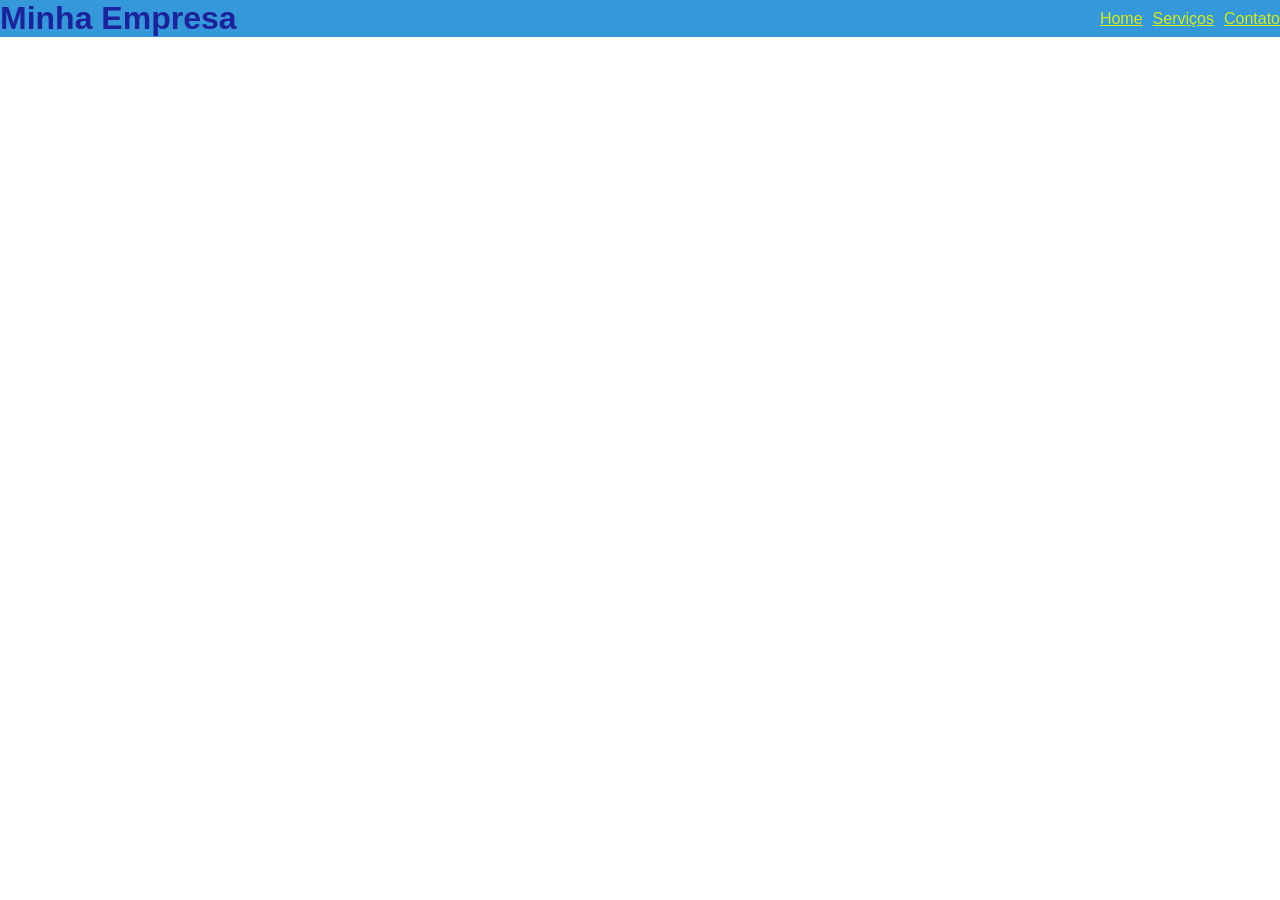
<file: html/index.html>
<!DOCTYPE html>
<html lang="en">
<head>
    <meta charset="UTF-8">
    <meta name="viewport" content="width=device-width, initial-scale=1.0">
    <title>pagina de ex do css</title>
 
    <link rel="stylesheet" href="style.css">
</head>
<body>
    <!--HEADER-->
    <header class="cabecalho">
        <h1>Minha Empresa</h1>
       
        <!--FLEXBOX-->
        <nav class="menu">
           <a href="#">Home</a>
           <a href="#">Serviços</a>
           <a href="#">Contato</a>
        </nav>
 
 
 
    </header>
 
 
 
 
</body>
</html>
</file>
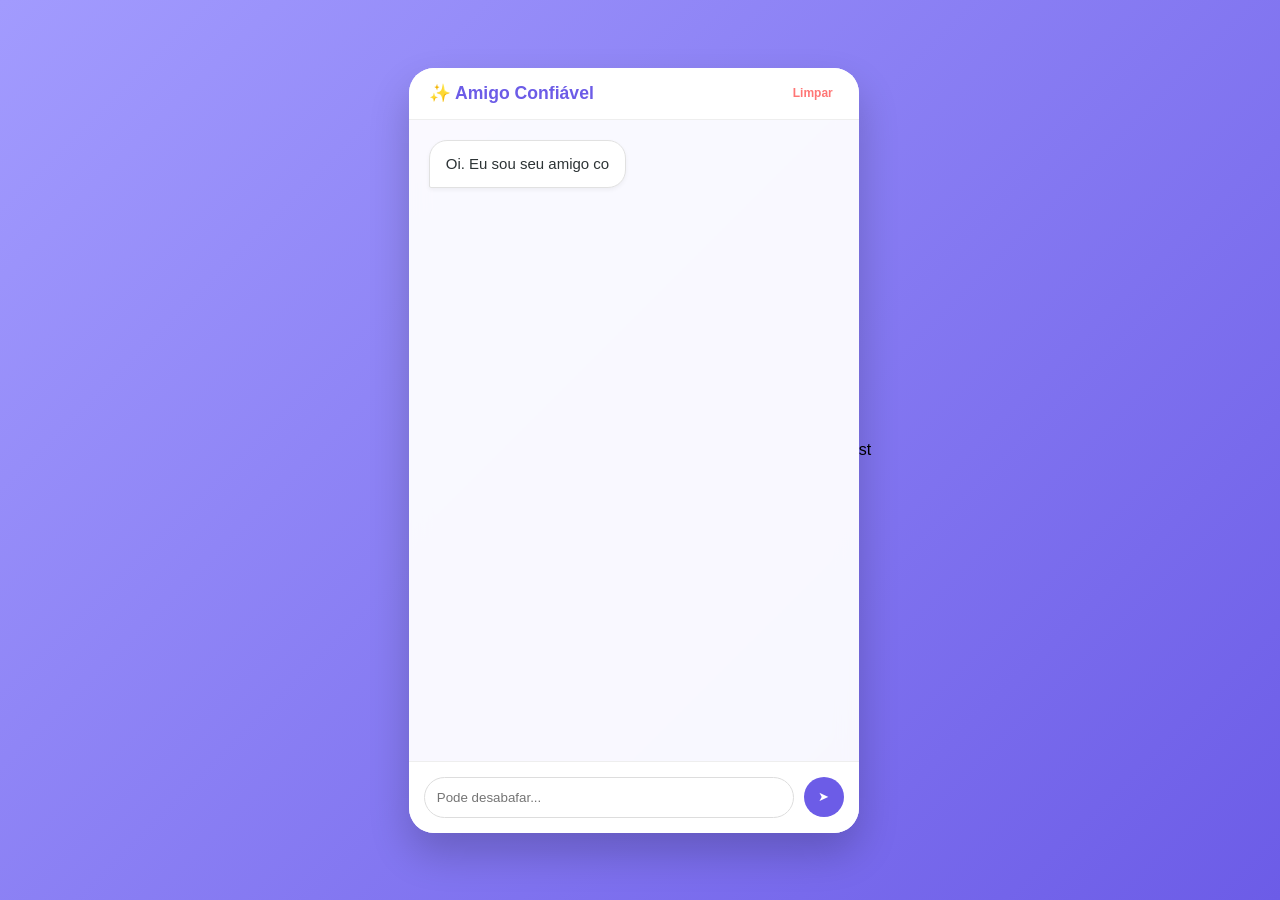
<file: html/chatbot.html>
<!DOCTYPE html>
<html lang="pt-BR">
<head>
    <meta charset="UTF-8">
    <meta name="viewport" content="width=device-width, initial-scale=1.0">
    <title>Conselheiro Amigo</title>
    <style>
        :root {
            --primary: #6c5ce7;
            --bg: #f0f2f5;
            --bot-bubble: #ffffff;
            --user-bubble: #6c5ce7;
            --text-dark: #2d3436;
        }
 
        body {
            font-family: 'Segoe UI', Roboto, sans-serif;
            background: linear-gradient(135deg, #a29bfe 0%, #6c5ce7 100%);
            display: flex; justify-content: center; align-items: center;
            height: 100vh; margin: 0;
        }
 
        #chat-container {
            width: 95%; max-width: 450px; height: 85vh;
            background: rgba(255, 255, 255, 0.95);
            backdrop-filter: blur(10px);
            border-radius: 25px; box-shadow: 0 20px 40px rgba(0,0,0,0.2);
            display: flex; flex-direction: column; overflow: hidden;
        }
 
        #chat-header {
            background: white; color: var(--primary); padding: 15px 20px;
            display: flex; justify-content: space-between; align-items: center;
            border-bottom: 1px solid #eee;
        }
 
        #chat-header h2 { margin: 0; font-size: 1.1rem; font-weight: 600; }
 
        #chat-output {
            flex: 1; overflow-y: auto; padding: 20px;
            display: flex; flex-direction: column; gap: 12px;
            scroll-behavior: smooth;
        }
 
        .msg {
            max-width: 85%; padding: 12px 16px; border-radius: 18px;
            font-size: 15px; line-height: 1.5; animation: fadeIn 0.4s ease;
            word-wrap: break-word;
        }
 
        @keyframes fadeIn { from { opacity: 0; transform: translateY(10px); } to { opacity: 1; transform: translateY(0); } }
 
        .user-msg { align-self: flex-end; background: var(--user-bubble); color: white; border-bottom-right-radius: 2px; }
        .bot-msg { align-self: flex-start; background: var(--bot-bubble); color: var(--text-dark); border-bottom-left-radius: 2px; border: 1px solid #e1e1e1; box-shadow: 0 2px 4px rgba(0,0,0,0.05); }
 
        #typing { display: none; font-size: 12px; color: #888; margin-left: 20px; margin-bottom: 10px; font-style: italic; }
 
        #input-area { display: flex; padding: 15px; background: white; border-top: 1px solid #eee; gap: 10px; }
        #user-input { flex: 1; padding: 12px; border: 1px solid #ddd; border-radius: 25px; outline: none; transition: 0.3s; }
        #user-input:focus { border-color: var(--primary); }
       
        .btn-clear { background: none; border: none; color: #ff7675; cursor: pointer; font-size: 12px; font-weight: bold; }
        #send-btn { background: var(--primary); border: none; color: white; width: 40px; height: 40px; border-radius: 50%; cursor: pointer; transition: 0.3s; }
        #send-btn:hover { transform: scale(1.1); }
    </style>
</head>
<body>
 
<div id="chat-container">
    <div id="chat-header">
        <h2>✨ Amigo Confiável</h2>
        <button class="btn-clear" onclick="limparChat()">Limpar</button>
    </div>
    <div id="chat-output"></div>
    <div id="typing">O amigo está escrevendo...</div>
    <div id="input-area">
        <input type="text" id="user-input" placeholder="Pode desabafar..." onkeypress="if(event.key==='Enter') processUserInput()">
        <button id="send-btn" onclick="processUserInput()">➤</button>
    </div>
</div>
 
<script>
    const chatOutput = document.getElementById("chat-output");
    const userInput = document.getElementById("user-input");
    const typing = document.getElementById("typing");
 
    // MEMÓRIA MELHORADA
    let contexto = {
        ultimoTopico: "",
        interacoes: 0
    };
 
    const banco = {
        luto: {
            inicio: [
                "Sinto muito pela sua perda. A dor do luto não tem pressa para passar, e está tudo bem respeitar esse tempo.",
                "Perder alguém ou algo querido dói lá no fundo. Estou aqui para te ouvir nesse momento difícil.",
                "Essa saudade parece um peso gigante, não é? Quer colocar um pouco desse sentimento para fora?"
            ],
            continuacao: [
                "É natural se sentir assim. O que você mais sente falta nesse momento?",
                "Você tem conseguido descansar um pouco? O luto cansa o corpo e a alma.",
                "Não se cobre força agora. Como você está lidando com as lembranças hoje?"
            ]
        },
        tristeza: {
            inicio: [
                "Sinto muito que você esteja se sentindo assim. Às vezes, o mundo parece perder a cor mesmo.",
                "Chorar e sentir o peso das coisas faz parte do processo de cura. Não segure se não quiser.",
                "Estou aqui com você. O que você acha que mais está sugando sua energia hoje?"
            ],
            continuacao: [
                "Eu entendo esse peso. Se você pudesse dar um nome para esse sentimento, qual seria?",
                "O que você acha que te traria um pouquinho de paz, nem que fosse por um minuto?",
                "Pode continuar... eu não estou aqui para te julgar, só para te acompanhar nessa dor."
            ]
        },
        ansiedade: {
            inicio: [
                "Respire bem devagar... eu estou aqui. Tente sentir seus pés no chão agora.",
                "A ansiedade parece uma tempestade de pensamentos, mas lembre-se: pensamentos não são fatos.",
                "Sei como é essa agonia no peito. Vamos tentar focar no agora, passo a passo?"
            ],
            continuacao: [
                "O que sua mente está tentando te dizer que está te assustando tanto?",
                "Tente focar em uma coisa que você está vendo agora. O que é?",
                "Você não precisa resolver o futuro hoje. Vamos focar apenas no próximo minuto?"
            ]
        },
        saudar: ["Oi! Estou aqui. Como está seu coração neste momento?", "Olá, vim te ouvir com todo carinho. O que aconteceu?", "Oi, pode falar. Sou todo ouvidos."]
    };
 
    function displayMessage(role, text) {
        const msgDiv = document.createElement("div");
        msgDiv.className = role === "user" ? "msg user-msg" : "msg bot-msg";
        chatOutput.appendChild(msgDiv);
       
        if(role === "bot") {
            let i = 0;
            function typeWriter() {
                if (i < text.length) {
                    msgDiv.innerHTML += text.charAt(i);
                    i++;
                    setTimeout(typeWriter, 20); // Velocidade natural
                    chatOutput.scrollTop = chatOutput.scrollHeight;
                }
            }
            typeWriter();
        } else {
            msgDiv.innerText = text;
        }
        chatOutput.scrollTop = chatOutput.scrollHeight;
    }
 
    function processUserInput() {
        const text = userInput.value.trim();
        if (!text) return;
 
        displayMessage("user", text);
        userInput.value = "";
        typing.style.display = "block";
 
        setTimeout(() => {
            typing.style.display = "none";
            const response = gerarResposta(text);
            displayMessage("bot", response);
        }, 1200);
    }
 
    function gerarResposta(input) {
        const text = input.toLowerCase();
        contexto.interacoes++;
 
        // 1. DETECÇÃO DE TÓPICO
        let topicoAtual = "";
        if (["luto", "perdi", "morreu", "falecimento", "saudade", "perda"].some(w => text.includes(w))) topicoAtual = "luto";
        else if (["triste", "mal", "ruim", "chorando", "angustia", "sozinho", "solitário"].some(w => text.includes(w))) topicoAtual = "tristeza";
        else if (["ansioso", "medo", "pânico", "nervoso", "preocupado", "angústia"].some(w => text.includes(w))) topicoAtual = "ansiedade";
 
        // 2. LÓGICA DE CONTINUIDADE (Acompanhamento)
        if (topicoAtual === "" && contexto.ultimoTopico !== "" && text.length < 40) {
            return rand(banco[contexto.ultimoTopico].continuacao);
        }
 
        // 3. ATUALIZAÇÃO DE TÓPICO E RESPOSTA INICIAL
        if (topicoAtual !== "") {
            contexto.ultimoTopico = topicoAtual;
            return rand(banco[topicoAtual].inicio);
        }
 
        // 4. SAUDAÇÕES E AJUDA
        if (["oi", "olá", "ola", "bom dia", "ajuda"].some(w => text.includes(w))) {
            return rand(banco.saudar);
        }
 
        if (["cvv", "188", "matar", "suicidio", "acabar com tudo"].some(w => text.includes(w))) {
            return "Por favor, ouça: sua vida é preciosa. O CVV atende gratuitamente no 188. Eles podem te abraçar com palavras agora mesmo. Não desista.";
        }
 
        return "Entendo... me fale mais sobre isso. Estou te ouvindo atentamente e quero entender como você se sente.";
    }
 
    function rand(arr) { return arr[Math.floor(Math.random() * arr.length)]; }
   
    function limparChat() {
        chatOutput.innerHTML = "";
        contexto.ultimoTopico = "";
        displayMessage("bot", "Conversa limpa. Estou aqui se precisar desabafar de novo.");
    }
 
    window.onload = () => {
        setTimeout(() => displayMessage("bot", "Oi. Eu sou seu amigo confiável. Pode me contar o que está pesando no seu coração?"), 500);
    };
</script>
</body>
</html>
 st
</file>
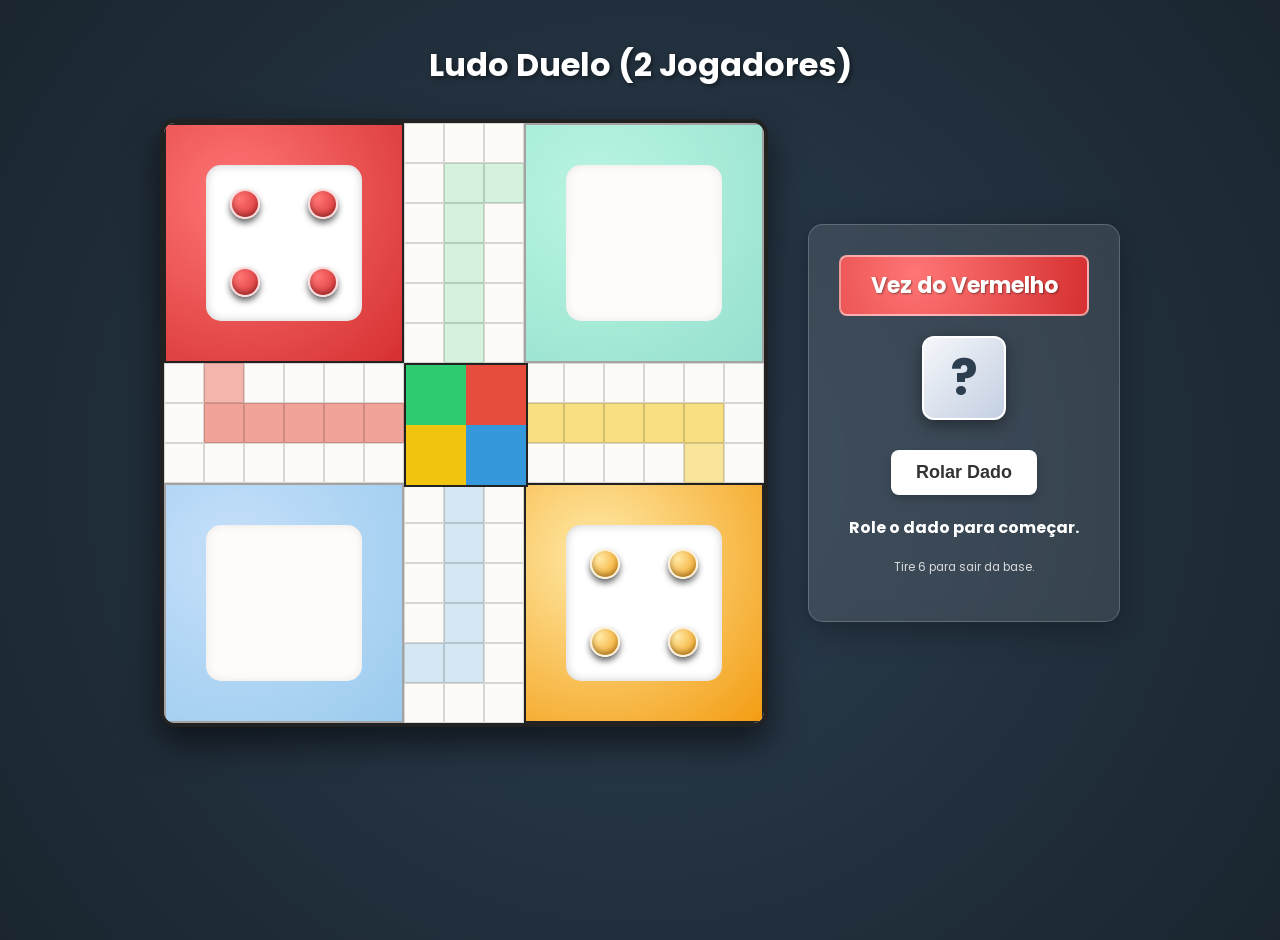
<file: html/ludo2.html>
<!DOCTYPE html>
<html lang="pt-BR">
<head>
    <meta charset="UTF-8">
    <title>Ludo - 2 Jogadores</title>
    <style>
        @import url('https://fonts.googleapis.com/css2?family=Poppins:wght@400;700&display=swap');

        body {
            background: radial-gradient(circle, #2c3e50, #1a252f);
            color: white;
            font-family: 'Poppins', sans-serif;
            display: flex;
            flex-direction: column;
            align-items: center;
            margin: 0;
            padding: 20px;
            min-height: 100vh;
        }

        h1 {
            text-shadow: 2px 2px 5px rgba(0,0,0,0.5);
            margin-bottom: 30px;
        }

        #game-container {
            display: flex;
            gap: 40px;
            align-items: center;
            justify-content: center;
            flex-wrap: wrap;
        }

        #board {
            position: relative;
            width: 600px;
            height: 600px;
            background-color: #fdfbf7;
            border: 4px solid #222;
            border-radius: 15px;
            box-shadow: 0 15px 35px rgba(0,0,0,0.6);
            overflow: hidden;
        }

        .cell {
            position: absolute;
            width: 40px;
            height: 40px;
            box-sizing: border-box;
            border: 1px solid rgba(0, 0, 0, 0.15);
        }

        .base {
            position: absolute;
            width: 240px;
            height: 240px;
            box-sizing: border-box;
            border: 2px solid #222;
            background-size: cover;
        }

        .base-inner {
            position: absolute;
            top: 40px; left: 40px; right: 40px; bottom: 40px;
            background-color: #fff;
            border-radius: 15px;
            display: grid;
            grid-template-columns: 1fr 1fr;
            grid-template-rows: 1fr 1fr;
            place-items: center;
            box-shadow: inset 0 0 10px rgba(0,0,0,0.2);
        }

        .piece {
            width: 26px;
            height: 26px;
            border-radius: 50%;
            border: 2px solid rgba(255, 255, 255, 0.8);
            box-shadow: 0 4px 6px rgba(0,0,0,0.6), inset 0 -3px 5px rgba(0,0,0,0.3);
            cursor: pointer;
            z-index: 10;
            transition: transform 0.2s cubic-bezier(0.175, 0.885, 0.32, 1.275), left 0.4s ease, top 0.4s ease;
        }

        .piece:hover { 
            transform: scale(1.3) translateY(-3px); 
        }

        /* Gradientes para as peças e bases */
        .red { background: radial-gradient(circle at 30% 30%, #ff7675, #d63031); }
        .green { background: radial-gradient(circle at 30% 30%, #55efc4, #00b894); }
        .yellow { background: radial-gradient(circle at 30% 30%, #ffeaa7, #f39c12); }
        .blue { background: radial-gradient(circle at 30% 30%, #74b9ff, #0984e3); }
        
        #panel {
            background: rgba(255, 255, 255, 0.1);
            backdrop-filter: blur(10px);
            padding: 30px;
            border-radius: 15px;
            text-align: center;
            min-width: 250px;
            box-shadow: 0 8px 32px rgba(0,0,0,0.3);
            border: 1px solid rgba(255, 255, 255, 0.2);
        }

        button {
            padding: 12px 25px;
            font-size: 18px;
            cursor: pointer;
            background-color: #fff;
            color: #333;
            border: none;
            border-radius: 8px;
            font-weight: bold;
            margin-top: 15px;
            transition: all 0.2s ease;
            box-shadow: 0 4px 6px rgba(0,0,0,0.2);
        }

        button:hover { 
            background-color: #f1c40f; 
            color: #fff;
            transform: translateY(-2px);
        }

        #dice-result {
            font-size: 50px;
            font-weight: bold;
            margin: 15px auto;
            background: linear-gradient(135deg, #f5f7fa, #c3cfe2);
            color: #2c3e50;
            border-radius: 12px;
            display: flex;
            align-items: center;
            justify-content: center;
            width: 80px;
            height: 80px;
            box-shadow: 0 5px 15px rgba(0,0,0,0.4);
            border: 2px solid #fff;
            transition: transform 0.1s;
        }

        .rolling {
            animation: shake 0.4s ease-in-out infinite;
        }

        @keyframes shake {
            0% { transform: rotate(0deg); }
            25% { transform: rotate(15deg); }
            50% { transform: rotate(0deg); }
            75% { transform: rotate(-15deg); }
            100% { transform: rotate(0deg); }
        }

        #turn-indicator {
            font-size: 22px;
            font-weight: bold;
            padding: 12px;
            border-radius: 8px;
            margin-bottom: 20px;
            color: white;
            text-shadow: 1px 1px 2px rgba(0,0,0,0.4);
            border: 2px solid rgba(255,255,255,0.5);
        }
    </style>
</head>
<body>

    <h1>Ludo Duelo (2 Jogadores)</h1>
    
    <div id="game-container">
        <div id="board"></div>
        
        <div id="panel">
            <div id="turn-indicator" class="red">Vez do Vermelho</div>
            <div id="dice-result">?</div>
            <button id="roll-btn" onclick="rollDice()">Rolar Dado</button>
            <p id="msg" style="font-weight: bold; margin-top: 20px;">Role o dado para começar.</p>
            <p style="opacity: 0.8; font-size: 14px;"><small>Tire 6 para sair da base.</small></p>
        </div>
    </div>

    <script>
        const board = document.getElementById('board');
        const cellSize = 40;
        
        // APENAS 2 JOGADORES AGORA
        const players = ['red', 'yellow'];
        const startPositions = { red: 0, yellow: 26 };
        let scores = { red: 0, yellow: 0 };
        
        const track = [
            [1,6],[2,6],[3,6],[4,6],[5,6], [6,5],[6,4],[6,3],[6,2],[6,1],[6,0],
            [7,0],[8,0], [8,1],[8,2],[8,3],[8,4],[8,5], [9,6],[10,6],[11,6],[12,6],[13,6],[14,6],
            [14,7],[14,8], [13,8],[12,8],[11,8],[10,8],[9,8], [8,9],[8,10],[8,11],[8,12],[8,13],[8,14],
            [7,14],[6,14], [6,13],[6,12],[6,11],[6,10],[6,9], [5,8],[4,8],[3,8],[2,8],[1,8],[0,8],
            [0,7],[0,6]
        ];

        const homeTracks = {
            red: [[1,7],[2,7],[3,7],[4,7],[5,7]],
            green: [[7,1],[7,2],[7,3],[7,4],[7,5]],
            yellow: [[13,7],[12,7],[11,7],[10,7],[9,7]],
            blue: [[7,13],[7,12],[7,11],[7,10],[7,9]]
        };

        let pieces = [];
        let currentPlayerIndex = 0;
        let currentDice = 0;
        let hasRolled = false;

        function initBoard() {
            // Desenha as 4 bases visuais para manter o formato do tabuleiro, mas só usaremos 2
            const bases = [
                { color: 'red', top: 0, left: 0 },
                { color: 'green', top: 0, left: 360 },
                { color: 'yellow', top: 360, left: 360 },
                { color: 'blue', top: 360, left: 0 }
            ];

            bases.forEach(b => {
                let div = document.createElement('div');
                div.className = `base ${b.color}`;
                div.style.top = `${b.top}px`;
                div.style.left = `${b.left}px`;
                div.style.opacity = players.includes(b.color) ? '1' : '0.4'; // Deixa bases não usadas mais apagadas
                
                let inner = document.createElement('div');
                inner.className = 'base-inner';
                inner.id = `base-${b.color}`;
                div.appendChild(inner);
                board.appendChild(div);
            });

            track.forEach((pos, i) => {
                let cell = document.createElement('div');
                cell.className = 'cell';
                cell.style.left = `${pos[0] * cellSize}px`;
                cell.style.top = `${pos[1] * cellSize}px`;
                if(i === 0) cell.style.background = 'rgba(231, 76, 60, 0.4)';
                if(i === 13) cell.style.background = 'rgba(46, 204, 113, 0.2)';
                if(i === 26) cell.style.background = 'rgba(241, 196, 15, 0.4)';
                if(i === 39) cell.style.background = 'rgba(52, 152, 219, 0.2)';
                board.appendChild(cell);
            });

            Object.keys(homeTracks).forEach(color => {
                homeTracks[color].forEach(pos => {
                    let cell = document.createElement('div');
                    cell.className = 'cell';
                    cell.style.left = `${pos[0] * cellSize}px`;
                    cell.style.top = `${pos[1] * cellSize}px`;
                    cell.style.background = `var(--${color})`;
                    if(color === 'red') cell.style.backgroundColor = 'rgba(231, 76, 60, 0.5)';
                    if(color === 'green') cell.style.backgroundColor = 'rgba(46, 204, 113, 0.2)';
                    if(color === 'yellow') cell.style.backgroundColor = 'rgba(241, 196, 15, 0.5)';
                    if(color === 'blue') cell.style.backgroundColor = 'rgba(52, 152, 219, 0.2)';
                    board.appendChild(cell);
                });
            });

            // Centro do Tabuleiro
            let center = document.createElement('div');
            center.style.position = 'absolute';
            center.style.left = '240px'; center.style.top = '240px';
            center.style.width = '120px'; center.style.height = '120px';
            center.style.background = 'conic-gradient(#e74c3c 90deg, #3498db 90deg 180deg, #f1c40f 180deg 270deg, #2ecc71 270deg 360deg)';
            center.style.border = '2px solid #222';
            board.appendChild(center);

            createPieces();
        }

        function createPieces() {
            let id = 0;
            players.forEach(color => {
                for(let i=0; i<4; i++) {
                    let p = {
                        id: id++,
                        color: color,
                        state: 'base',
                        position: -1,
                        element: document.createElement('div')
                    };
                    p.element.className = `piece ${color}`;
                    p.element.onclick = () => movePiece(p);
                    pieces.push(p);
                    document.getElementById(`base-${color}`).appendChild(p.element);
                }
            });
        }

        function rollDice() {
            if (hasRolled) return;
            
            const diceEl = document.getElementById('dice-result');
            diceEl.classList.add('rolling');
            
            // Simula o tempo do dado rolando
            setTimeout(() => {
                currentDice = Math.floor(Math.random() * 6) + 1;
                diceEl.innerText = currentDice;
                diceEl.classList.remove('rolling');
                hasRolled = true;
                
                checkAvailableMoves();
            }, 400);
        }

        function checkAvailableMoves() {
            let color = players[currentPlayerIndex];
            let myPieces = pieces.filter(p => p.color === color && p.state !== 'finished');
            
            let canMove = false;
            myPieces.forEach(p => {
                if (p.state === 'base' && currentDice === 6) canMove = true;
                if (p.state === 'track') {
                    let steps = getStepsTaken(p);
                    if (steps + currentDice <= 56) canMove = true; 
                }
                if (p.state === 'home') {
                    if (p.position + currentDice <= 5) canMove = true;
                }
            });

            if (!canMove) {
                document.getElementById('msg').innerText = "Nenhum movimento possível. Passando a vez...";
                setTimeout(nextTurn, 1500);
            } else {
                document.getElementById('msg').innerText = "Selecione uma peça para mover.";
            }
        }

        function movePiece(p) {
            if (!hasRolled || p.color !== players[currentPlayerIndex] || p.state === 'finished') return;

            let stepsTaken = getStepsTaken(p);
            let targetHomePos = -1;

            if (p.state === 'base') {
                if (currentDice !== 6) return;
                p.state = 'track';
                p.position = startPositions[p.color];
                finishMove(p, true);
                return;
            }

            // CORREÇÃO: Lógica exata para entrar na reta final
            if (p.state === 'track') {
                if (stepsTaken + currentDice > 50) {
                    targetHomePos = (stepsTaken + currentDice) - 51;
                } else {
                    p.position = (p.position + currentDice) % 52;
                    checkCapture(p);
                    finishMove(p, currentDice === 6);
                    return;
                }
            } else if (p.state === 'home') {
                targetHomePos = p.position + currentDice;
            }

            // Verifica se a peça chegou ao centro
            if (targetHomePos === 5) {
                p.state = 'finished';
                p.element.style.display = 'none';
                scores[p.color]++;
                
                if (scores[p.color] === 4) {
                    alert(`O jogador ${p.color.toUpperCase()} VENCEU!`);
                    location.reload(); // Reinicia o jogo
                } else {
                    document.getElementById('msg').innerText = "Peça salva! Jogue novamente.";
                    hasRolled = false; // Ganha turno extra por salvar peça
                }
            } else if (targetHomePos >= 0 && targetHomePos < 5) {
                p.state = 'home';
                p.position = targetHomePos;
                finishMove(p, currentDice === 6);
            } else {
                // Movimento inválido (precisa tirar o número exato para chegar ao centro)
                return;
            }
        }

        function getStepsTaken(p) {
            let start = startPositions[p.color];
            if (p.position >= start) return p.position - start;
            return (52 - start) + p.position;
        }

        function checkCapture(movingPiece) {
            let target = pieces.find(p => p !== movingPiece && p.state === 'track' && p.position === movingPiece.position && p.color !== movingPiece.color);
            if (target) {
                target.state = 'base';
                target.position = -1;
                document.getElementById(`base-${target.color}`).appendChild(target.element);
                target.element.style.position = 'static';
                document.getElementById('msg').innerText = `Capturou! Jogue de novo.`;
                currentDice = 6; // Força um turno extra via finishMove logic
            }
        }

        function updatePieceDOM(p) {
            if (p.state === 'finished') return;
            
            board.appendChild(p.element);
            p.element.style.position = 'absolute';
            
            let coords;
            if (p.state === 'track') {
                coords = track[p.position];
            } else if (p.state === 'home') {
                coords = homeTracks[p.color][p.position];
            }

            if(coords) {
                p.element.style.left = `${coords[0] * cellSize + 7}px`; 
                p.element.style.top = `${coords[1] * cellSize + 7}px`;
            }
        }

        function finishMove(p, extraTurn) {
            updatePieceDOM(p);
            if (extraTurn) {
                hasRolled = false;
                document.getElementById('msg').innerText = "Jogue novamente!";
            } else {
                nextTurn();
            }
        }

        function nextTurn() {
            currentPlayerIndex = (currentPlayerIndex + 1) % players.length;
            hasRolled = false;
            document.getElementById('dice-result').innerText = "?";
            let color = players[currentPlayerIndex];
            
            let turnInd = document.getElementById('turn-indicator');
            turnInd.className = color;
            
            let nomes = { red: 'Vermelho', yellow: 'Amarelo' };
            turnInd.innerText = `Vez do ${nomes[color]}`;
            document.getElementById('msg').innerText = "Role o dado.";
        }

        initBoard();
    </script>
</body>
</html>
</file>
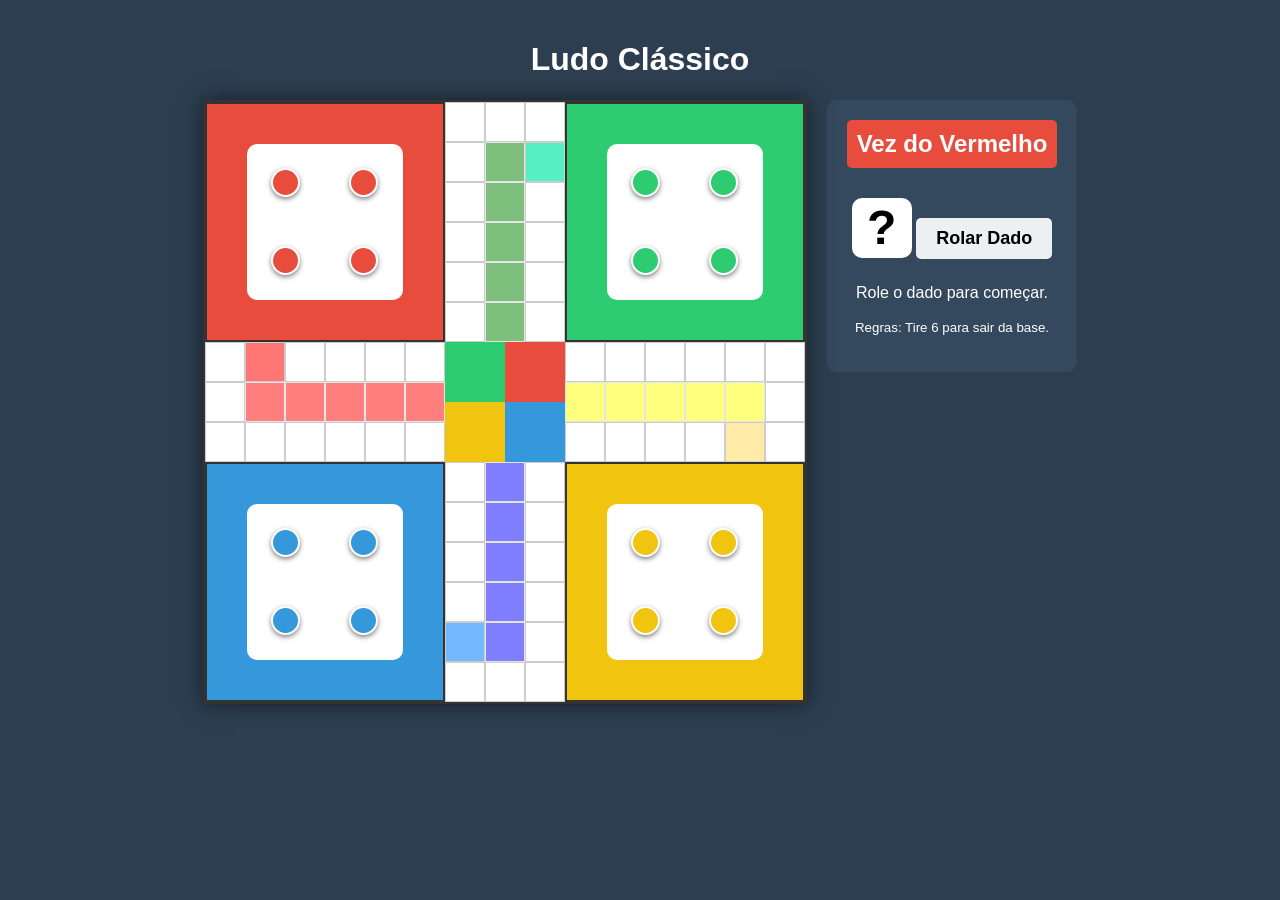
<file: html/ludo_king.html>
<!DOCTYPE html>
<html lang="pt-BR">
<head>
    <meta charset="UTF-8">
    <title>Ludo Local Multiplayer</title>
    <style>
        body {
            background-color: #2c3e50;
            color: white;
            font-family: Arial, sans-serif;
            display: flex;
            flex-direction: column;
            align-items: center;
            margin: 0;
            padding: 20px;
        }
        #game-container {
            display: flex;
            gap: 20px;
            align-items: flex-start;
        }
        #board {
            position: relative;
            width: 600px;
            height: 600px;
            background-color: white;
            border: 2px solid #333;
            box-shadow: 0 0 20px rgba(0,0,0,0.5);
        }
        .cell {
            position: absolute;
            width: 40px;
            height: 40px;
            box-sizing: border-box;
            border: 1px solid #ccc;
        }
        .base {
            position: absolute;
            width: 240px;
            height: 240px;
            box-sizing: border-box;
            border: 2px solid #333;
        }
        .base-inner {
            position: absolute;
            top: 40px; left: 40px; right: 40px; bottom: 40px;
            background-color: white;
            border-radius: 10px;
            display: grid;
            grid-template-columns: 1fr 1fr;
            grid-template-rows: 1fr 1fr;
            place-items: center;
        }
        .piece {
            width: 25px;
            height: 25px;
            border-radius: 50%;
            border: 2px solid white;
            box-shadow: 0 2px 5px rgba(0,0,0,0.5);
            cursor: pointer;
            z-index: 10;
            transition: all 0.3s ease;
        }
        .piece:hover { transform: scale(1.2); }
        .red { background-color: #e74c3c; }
        .green { background-color: #2ecc71; }
        .yellow { background-color: #f1c40f; }
        .blue { background-color: #3498db; }
        
        #panel {
            background-color: #34495e;
            padding: 20px;
            border-radius: 10px;
            text-align: center;
            min-width: 200px;
        }
        button {
            padding: 10px 20px;
            font-size: 18px;
            cursor: pointer;
            background-color: #ecf0f1;
            border: none;
            border-radius: 5px;
            font-weight: bold;
            margin-top: 10px;
        }
        button:hover { background-color: #bdc3c7; }
        #dice-result {
            font-size: 48px;
            font-weight: bold;
            margin: 10px 0;
            background: white;
            color: black;
            border-radius: 10px;
            display: inline-block;
            width: 60px;
            height: 60px;
            line-height: 60px;
        }
        #turn-indicator {
            font-size: 24px;
            font-weight: bold;
            padding: 10px;
            border-radius: 5px;
            margin-bottom: 20px;
        }
    </style>
</head>
<body>

    <h1>Ludo Clássico</h1>
    
    <div id="game-container">
        <div id="board">
            </div>
        
        <div id="panel">
            <div id="turn-indicator" class="red">Vez do Vermelho</div>
            <div id="dice-result">?</div>
            <button id="roll-btn" onclick="rollDice()">Rolar Dado</button>
            <p id="msg">Role o dado para começar.</p>
            <p><small>Regras: Tire 6 para sair da base.</small></p>
        </div>
    </div>

    <script>
        const board = document.getElementById('board');
        const cellSize = 40;
        
        // Cores dos jogadores e suas posições iniciais no tabuleiro (Track)
        const players = ['red', 'green', 'yellow', 'blue'];
        const startPositions = { red: 0, green: 13, yellow: 26, blue: 39 };
        
        // Mapeamento do caminho principal do Ludo (52 casas) em coordenadas X,Y (Grid 15x15)
        const track = [
            // Caminho Vermelho saindo
            [1,6],[2,6],[3,6],[4,6],[5,6], [6,5],[6,4],[6,3],[6,2],[6,1],[6,0],
            [7,0],[8,0], [8,1],[8,2],[8,3],[8,4],[8,5], [9,6],[10,6],[11,6],[12,6],[13,6],[14,6],
            [14,7],[14,8], [13,8],[12,8],[11,8],[10,8],[9,8], [8,9],[8,10],[8,11],[8,12],[8,13],[8,14],
            [7,14],[6,14], [6,13],[6,12],[6,11],[6,10],[6,9], [5,8],[4,8],[3,8],[2,8],[1,8],[0,8],
            [0,7],[0,6]
        ];

        // Caminhos finais (Home) de cada cor (5 casas cada)
        const homeTracks = {
            red: [[1,7],[2,7],[3,7],[4,7],[5,7]],
            green: [[7,1],[7,2],[7,3],[7,4],[7,5]],
            yellow: [[13,7],[12,7],[11,7],[10,7],[9,7]],
            blue: [[7,13],[7,12],[7,11],[7,10],[7,9]]
        };

        // Estado do Jogo
        let pieces = [];
        let currentPlayerIndex = 0;
        let currentDice = 0;
        let hasRolled = false;

        function initBoard() {
            // Desenha as Bases
            const bases = [
                { color: 'red', top: 0, left: 0 },
                { color: 'green', top: 0, left: 360 },
                { color: 'yellow', top: 360, left: 360 },
                { color: 'blue', top: 360, left: 0 }
            ];

            bases.forEach(b => {
                let div = document.createElement('div');
                div.className = `base ${b.color}`;
                div.style.top = `${b.top}px`;
                div.style.left = `${b.left}px`;
                
                let inner = document.createElement('div');
                inner.className = 'base-inner';
                inner.id = `base-${b.color}`;
                div.appendChild(inner);
                board.appendChild(div);
            });

            // Desenha o caminho (Track)
            track.forEach((pos, i) => {
                let cell = document.createElement('div');
                cell.className = 'cell';
                cell.style.left = `${pos[0] * cellSize}px`;
                cell.style.top = `${pos[1] * cellSize}px`;
                if(i === 0) cell.style.backgroundColor = '#ff7675';
                if(i === 13) cell.style.backgroundColor = '#55efc4';
                if(i === 26) cell.style.backgroundColor = '#ffeaa7';
                if(i === 39) cell.style.backgroundColor = '#74b9ff';
                board.appendChild(cell);
            });

            // Desenha os caminhos finais (Homes)
            Object.keys(homeTracks).forEach(color => {
                homeTracks[color].forEach(pos => {
                    let cell = document.createElement('div');
                    cell.className = 'cell';
                    cell.style.left = `${pos[0] * cellSize}px`;
                    cell.style.top = `${pos[1] * cellSize}px`;
                    cell.style.backgroundColor = color;
                    cell.style.opacity = '0.5';
                    board.appendChild(cell);
                });
            });

            // Centro (Vitória)
            let center = document.createElement('div');
            center.style.position = 'absolute';
            center.style.left = '240px'; center.style.top = '240px';
            center.style.width = '120px'; center.style.height = '120px';
            center.style.background = 'conic-gradient(#e74c3c 90deg, #3498db 90deg 180deg, #f1c40f 180deg 270deg, #2ecc71 270deg 360deg)';
            board.appendChild(center);

            createPieces();
        }

        function createPieces() {
            let id = 0;
            players.forEach(color => {
                for(let i=0; i<4; i++) {
                    let p = {
                        id: id++,
                        color: color,
                        state: 'base', // 'base', 'track', 'home', 'finished'
                        position: -1,
                        element: document.createElement('div')
                    };
                    p.element.className = `piece ${color}`;
                    p.element.onclick = () => movePiece(p);
                    pieces.push(p);
                    document.getElementById(`base-${color}`).appendChild(p.element);
                }
            });
        }

        function rollDice() {
            if (hasRolled) return;
            currentDice = Math.floor(Math.random() * 6) + 1;
            document.getElementById('dice-result').innerText = currentDice;
            hasRolled = true;
            
            checkAvailableMoves();
        }

        function checkAvailableMoves() {
            let color = players[currentPlayerIndex];
            let myPieces = pieces.filter(p => p.color === color && p.state !== 'finished');
            
            let canMove = false;
            myPieces.forEach(p => {
                if (p.state === 'base' && currentDice === 6) canMove = true;
                if (p.state === 'track' || p.state === 'home') canMove = true;
            });

            if (!canMove) {
                document.getElementById('msg').innerText = "Nenhum movimento possível. Passando a vez.";
                setTimeout(nextTurn, 1500);
            } else {
                document.getElementById('msg').innerText = "Selecione uma peça para mover.";
            }
        }

        function movePiece(p) {
            if (!hasRolled || p.color !== players[currentPlayerIndex] || p.state === 'finished') return;

            if (p.state === 'base') {
                if (currentDice !== 6) {
                    alert("Você precisa tirar 6 para sair da base!");
                    return;
                }
                p.state = 'track';
                p.position = startPositions[p.color];
                updatePieceDOM(p);
                hasRolled = false; 
                document.getElementById('msg').innerText = "Você tirou 6! Jogue novamente.";
                return;
            }

            if (p.state === 'track') {
                let stepsTaken = getStepsTaken(p);
                if (stepsTaken + currentDice > 56) return; // Não pode mover se passar do final

                if (stepsTaken + currentDice > 51) {
                    // Entrando na reta final (Home)
                    let remaining = (stepsTaken + currentDice) - 52;
                    p.state = 'home';
                    p.position = remaining;
                } else {
                    p.position = (p.position + currentDice) % 52;
                }
                checkCapture(p);
            } else if (p.state === 'home') {
                if (p.position + currentDice > 4) return; // Precisa do número exato para ganhar
                p.position += currentDice;
            }

            if (p.state === 'home' && p.position === 4) {
                p.state = 'finished';
                p.element.style.display = 'none';
            }

            updatePieceDOM(p);
            
            if (currentDice === 6) {
                hasRolled = false;
                document.getElementById('msg').innerText = "Você tirou 6! Jogue novamente.";
            } else {
                nextTurn();
            }
        }

        function getStepsTaken(p) {
            let start = startPositions[p.color];
            if (p.position >= start) return p.position - start;
            return (52 - start) + p.position;
        }

        function checkCapture(movingPiece) {
            // Verifica se tem uma peça inimiga na mesma posição da track (Zonas seguras não estão implementadas nesta versão base)
            let target = pieces.find(p => p !== movingPiece && p.state === 'track' && p.position === movingPiece.position && p.color !== movingPiece.color);
            if (target) {
                target.state = 'base';
                target.position = -1;
                document.getElementById(`base-${target.color}`).appendChild(target.element);
                target.element.style.position = 'static';
                document.getElementById('msg').innerText = `Capturou! Jogue de novo.`;
                hasRolled = false; // Ganha um turno extra
            }
        }

        function updatePieceDOM(p) {
            board.appendChild(p.element);
            p.element.style.position = 'absolute';
            
            let coords;
            if (p.state === 'track') {
                coords = track[p.position];
            } else if (p.state === 'home') {
                coords = homeTracks[p.color][p.position];
            }

            if(coords) {
                // Centraliza a peça na casa de 40x40
                p.element.style.left = `${coords[0] * cellSize + 7.5}px`; 
                p.element.style.top = `${coords[1] * cellSize + 7.5}px`;
            }
        }

        function nextTurn() {
            currentPlayerIndex = (currentPlayerIndex + 1) % 4;
            hasRolled = false;
            document.getElementById('dice-result').innerText = "?";
            let color = players[currentPlayerIndex];
            
            let turnInd = document.getElementById('turn-indicator');
            turnInd.className = color;
            
            let nomes = { red: 'Vermelho', green: 'Verde', yellow: 'Amarelo', blue: 'Azul' };
            turnInd.innerText = `Vez do ${nomes[color]}`;
            document.getElementById('msg').innerText = "Role o dado.";
        }

        initBoard();
    </script>
</body>
</html>
</file>
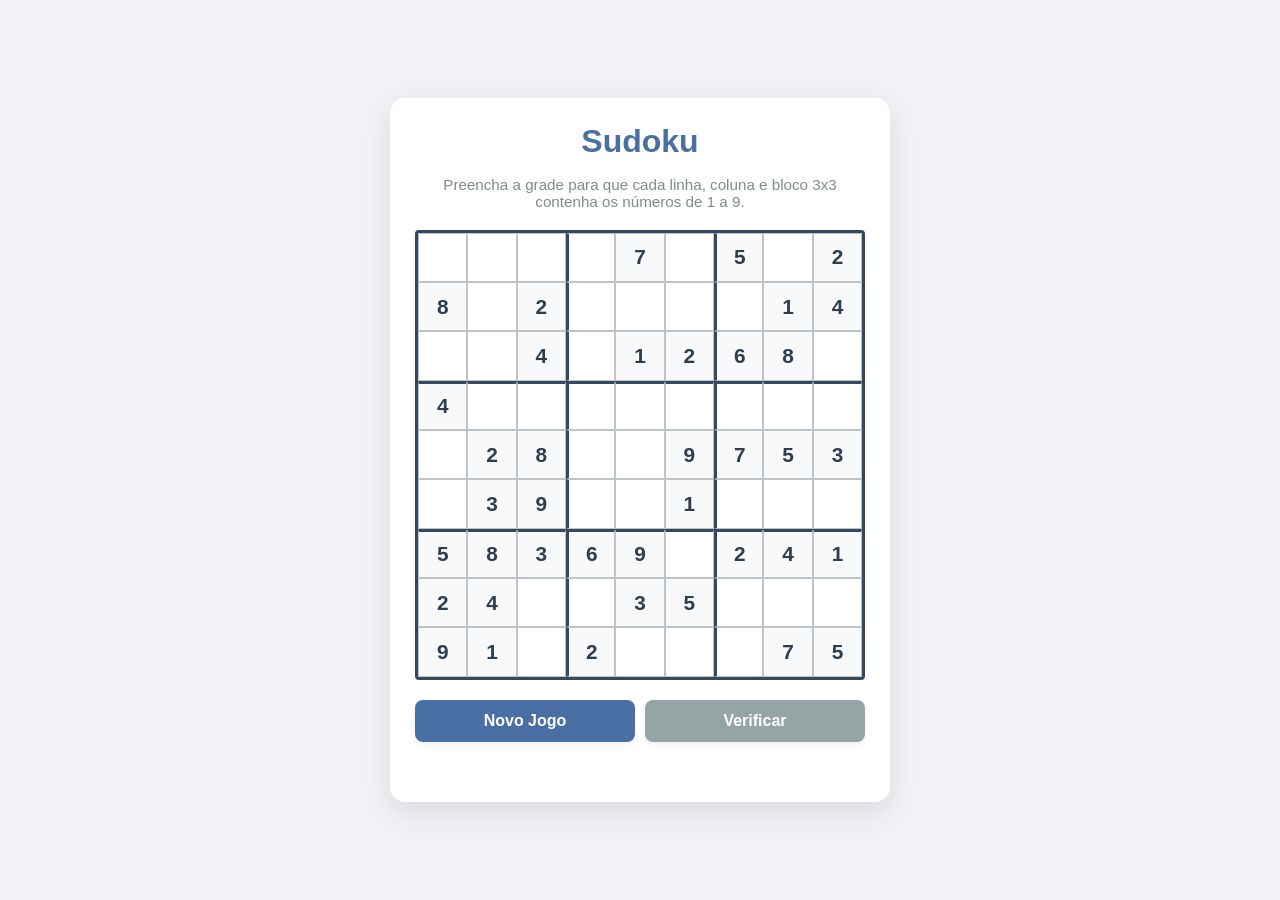
<file: html/jogo/sudoku.html>
<!DOCTYPE html>
<html lang="pt-BR">
<head>
    <meta charset="UTF-8">
    <meta name="viewport" content="width=device-width, initial-scale=1.0">
    <title>Sudoku Moderno</title>
    <style>
        :root {
            --bg-color: #f0f2f5;
            --container-bg: #ffffff;
            --primary-color: #4a6fa5;
            --primary-hover: #3b5a84;
            --text-color: #2c3e50;
            --border-color: #bdc3c7;
            --border-thick: #34495e;
            --initial-cell-bg: #f8f9fa;
            --user-cell-color: #2980b9;
            --error-color: #e74c3c;
            --success-color: #2ecc71;
        }
 
        body {
            margin: 0;
            font-family: 'Segoe UI', Tahoma, Geneva, Verdana, sans-serif;
            background-color: var(--bg-color);
            color: var(--text-color);
            display: flex;
            flex-direction: column;
            align-items: center;
            justify-content: center;
            min-height: 100vh;
            user-select: none;
        }
 
        .container {
            background-color: var(--container-bg);
            padding: 25px;
            border-radius: 15px;
            box-shadow: 0 10px 30px rgba(0,0,0,0.1);
            text-align: center;
            max-width: 450px;
            width: 90%;
        }
 
        h1 {
            margin-top: 0;
            margin-bottom: 5px;
            color: var(--primary-color);
            font-size: 2rem;
        }
 
        p {
            margin-bottom: 20px;
            color: #7f8c8d;
            font-size: 0.95rem;
        }
 
        /* Grade do Sudoku */
        #sudoku-grid {
            display: grid;
            grid-template-columns: repeat(9, 1fr);
            gap: 0;
            border: 3px solid var(--border-thick);
            border-radius: 4px;
            margin-bottom: 20px;
            background-color: var(--border-thick);
        }
 
        .cell {
            width: 100%;
            aspect-ratio: 1;
            background-color: #fff;
            border: 1px solid var(--border-color);
            box-sizing: border-box;
            text-align: center;
            font-size: 1.3rem;
            font-weight: bold;
            color: var(--user-cell-color);
            padding: 0;
            outline: none;
            transition: background-color 0.2s;
        }
 
        .cell:focus {
            background-color: #e8f4fd;
        }
 
        /* Divisões dos blocos 3x3 */
        .b-top { border-top: 3px solid var(--border-thick); }
        .b-left { border-left: 3px solid var(--border-thick); }
 
        /* Estilo para números que já vêm fixos no jogo */
        .cell.fixed {
            background-color: var(--initial-cell-bg);
            color: var(--text-color);
            cursor: not-allowed;
        }
 
        /* Classes de validação */
        .cell.error {
            background-color: #fce4e4 !important;
            color: var(--error-color);
        }
 
        /* Botões de Ação */
        .btn-group {
            display: flex;
            gap: 10px;
            justify-content: center;
        }
 
        button {
            background-color: var(--primary-color);
            color: white;
            border: none;
            padding: 12px 20px;
            font-size: 1rem;
            font-weight: 600;
            border-radius: 8px;
            cursor: pointer;
            flex: 1;
            transition: background-color 0.2s, transform 0.1s;
            box-shadow: 0 4px 6px rgba(0,0,0,0.05);
        }
 
        button:hover {
            background-color: var(--primary-hover);
        }
 
        button:active {
            transform: scale(0.98);
        }
 
        button.secondary {
            background-color: #95a5a6;
        }
        button.secondary:hover {
            background-color: #7f8c8d;
        }
 
        #mensagem {
            margin-top: 15px;
            font-weight: bold;
            min-height: 20px;
        }
    </style>
</head>
<body>
 
    <div class="container">
        <h1>Sudoku</h1>
        <p>Preencha a grade para que cada linha, coluna e bloco 3x3 contenha os números de 1 a 9.</p>
 
        <div id="sudoku-grid"></div>
 
        <div class="btn-group">
            <button onclick="novoJogo()">Novo Jogo</button>
            <button class="secondary" onclick="verificarSolucao()">Verificar</button>
        </div>
 
        <div id="mensagem"></div>
    </div>
 
    <script>
        // Matriz base resolvida e válida de Sudoku
        const matrizBase = [
            [5, 3, 4, 6, 7, 8, 9, 1, 2],
            [6, 7, 2, 1, 9, 5, 3, 4, 8],
            [1, 9, 8, 3, 4, 2, 5, 6, 7],
            [8, 5, 9, 7, 6, 1, 4, 2, 3],
            [4, 2, 6, 8, 5, 3, 7, 9, 1],
            [7, 1, 3, 9, 2, 4, 8, 5, 6],
            [9, 6, 1, 5, 3, 7, 2, 8, 4],
            [2, 8, 7, 4, 1, 9, 6, 3, 5],
            [3, 4, 5, 2, 8, 6, 1, 7, 9]
        ];
 
        let solucaoAtual = [];
        let tabuleiroDesafio = [];
 
        // Função para gerar um tabuleiro único embaralhando os números da base
        function gerarTabuleiro() {
            // Cria um mapeamento aleatório de números (ex: todos os 5 viram 2, todos os 3 viram 7...)
            // Isso garante que a solução gerada continue sendo 100% válida nas regras do Sudoku
            const numeros = [1, 2, 3, 4, 5, 6, 7, 8, 9];
            numeros.sort(() => Math.random() - 0.5);
 
            solucaoAtual = matrizBase.map(linha =>
                linha.map(num => numeros[num - 1])
            );
 
            // Clona a solução para criar o desafio ocultando algumas células (Dificuldade Média: ~42 vazias)
            tabuleiroDesafio = solucaoAtual.map(linha => [...linha]);
           
            let celulasParaRemover = 42;
            while (celulasParaRemover > 0) {
                const r = Math.floor(Math.random() * 9);
                const c = Math.floor(Math.random() * 9);
                if (tabuleiroDesafio[r][c] !== '') {
                    tabuleiroDesafio[r][c] = '';
                    celulasParaRemover--;
                }
            }
        }
 
        function renderizarTabuleiro() {
            const grid = document.getElementById('sudoku-grid');
            grid.innerHTML = '';
            document.getElementById('mensagem').innerText = '';
 
            for (let r = 0; r < 9; r++) {
                for (let c = 0; c < 9; c++) {
                    const input = document.createElement('input');
                    input.type = 'text';
                    input.maxLength = 1;
                    input.inputMode = 'numeric'; // Otimiza teclado numérico no celular
                    input.className = 'cell';
                   
                    // Cria as marcações visuais dos quadrantes 3x3
                    if (r % 3 === 0 && r !== 0) input.classList.add('b-top');
                    if (c % 3 === 0 && c !== 0) input.classList.add('b-left');
 
                    const valor = tabuleiroDesafio[r][c];
                    if (valor !== '') {
                        input.value = valor;
                        input.classList.add('fixed');
                        input.disabled = true;
                    } else {
                        // Filtra a digitação para aceitar apenas números de 1 a 9
                        input.oninput = function() {
                            this.value = this.value.replace(/[^1-9]/g, '');
                            this.classList.remove('error');
                            document.getElementById('mensagem').innerText = '';
                        };
                    }
 
                    // Guarda a posição da célula para validação posterior
                    input.dataset.row = r;
                    input.dataset.col = c;
 
                    grid.appendChild(input);
                }
            }
        }
 
        function verificarSolucao() {
            const inputs = document.querySelectorAll('.cell');
            const msgDiv = document.getElementById('mensagem');
            let ganhou = true;
            let preenchidoCompleto = true;
 
            inputs.forEach(input => {
                const r = parseInt(input.dataset.row);
                const c = parseInt(input.dataset.col);
                const valorDigitado = input.value;
 
                if (valorDigitado === '') {
                    preenchidoCompleto = false;
                    ganhou = false;
                    return;
                }
 
                // Se o valor digitado estiver errado comparado à solução real
                if (parseInt(valorDigitado) !== solucaoAtual[r][c]) {
                    input.classList.add('error');
                    ganhou = false;
                } else {
                    input.classList.remove('error');
                }
            });
 
            if (!preenchidoCompleto) {
                msgDiv.style.color = '#e67e22';
                msgDiv.innerText = 'Ainda restam casas vazias no tabuleiro!';
            } else if (ganhou) {
                msgDiv.style.color = 'var(--success-color)';
                msgDiv.innerText = '🎉 Excelente! Você resolveu o Sudoku corretamente!';
            } else {
                msgDiv.style.color = 'var(--error-color)';
                msgDiv.innerText = 'Alguns números estão incorretos. Corrija as casas destacadas em vermelho.';
            }
        }
 
        function novoJogo() {
            gerarTabuleiro();
            renderizarTabuleiro();
        }
 
        // Inicializa o primeiro jogo automaticamente
        novoJogo();
    </script>
</body>
</html>
</file>
<file: html/style.css>
/* ==========================
    CSS AVANÇADO (VARIÁVEIS)
========================== */
:root {
    --cor-principal: #3498db;
    --cor-secundaria: #2c3e50;
    --espaçamento: 16px
}

/* RESET SIMPLES */
*{
    margin: 0;
    padding: 0;
    box-sizing: border-box;
}

/* BODY */
body {
    font-family: Arial, Helvetica, sans-serif;
}

/* ==========================
    FLEXBOX (MENU)
===========================*/

.cabecalho{
    display: flex;
    justify-content: space-between;
    align-items: center;
    padding: var(--espacamento);
    background: var(--cor-principal);
    color: rgb(28, 34, 155 );
}

.menu{
    display: flex;
    gap: 10px;
}

.menu a{
    color:rgb(214, 236, 23);
}
</file>
